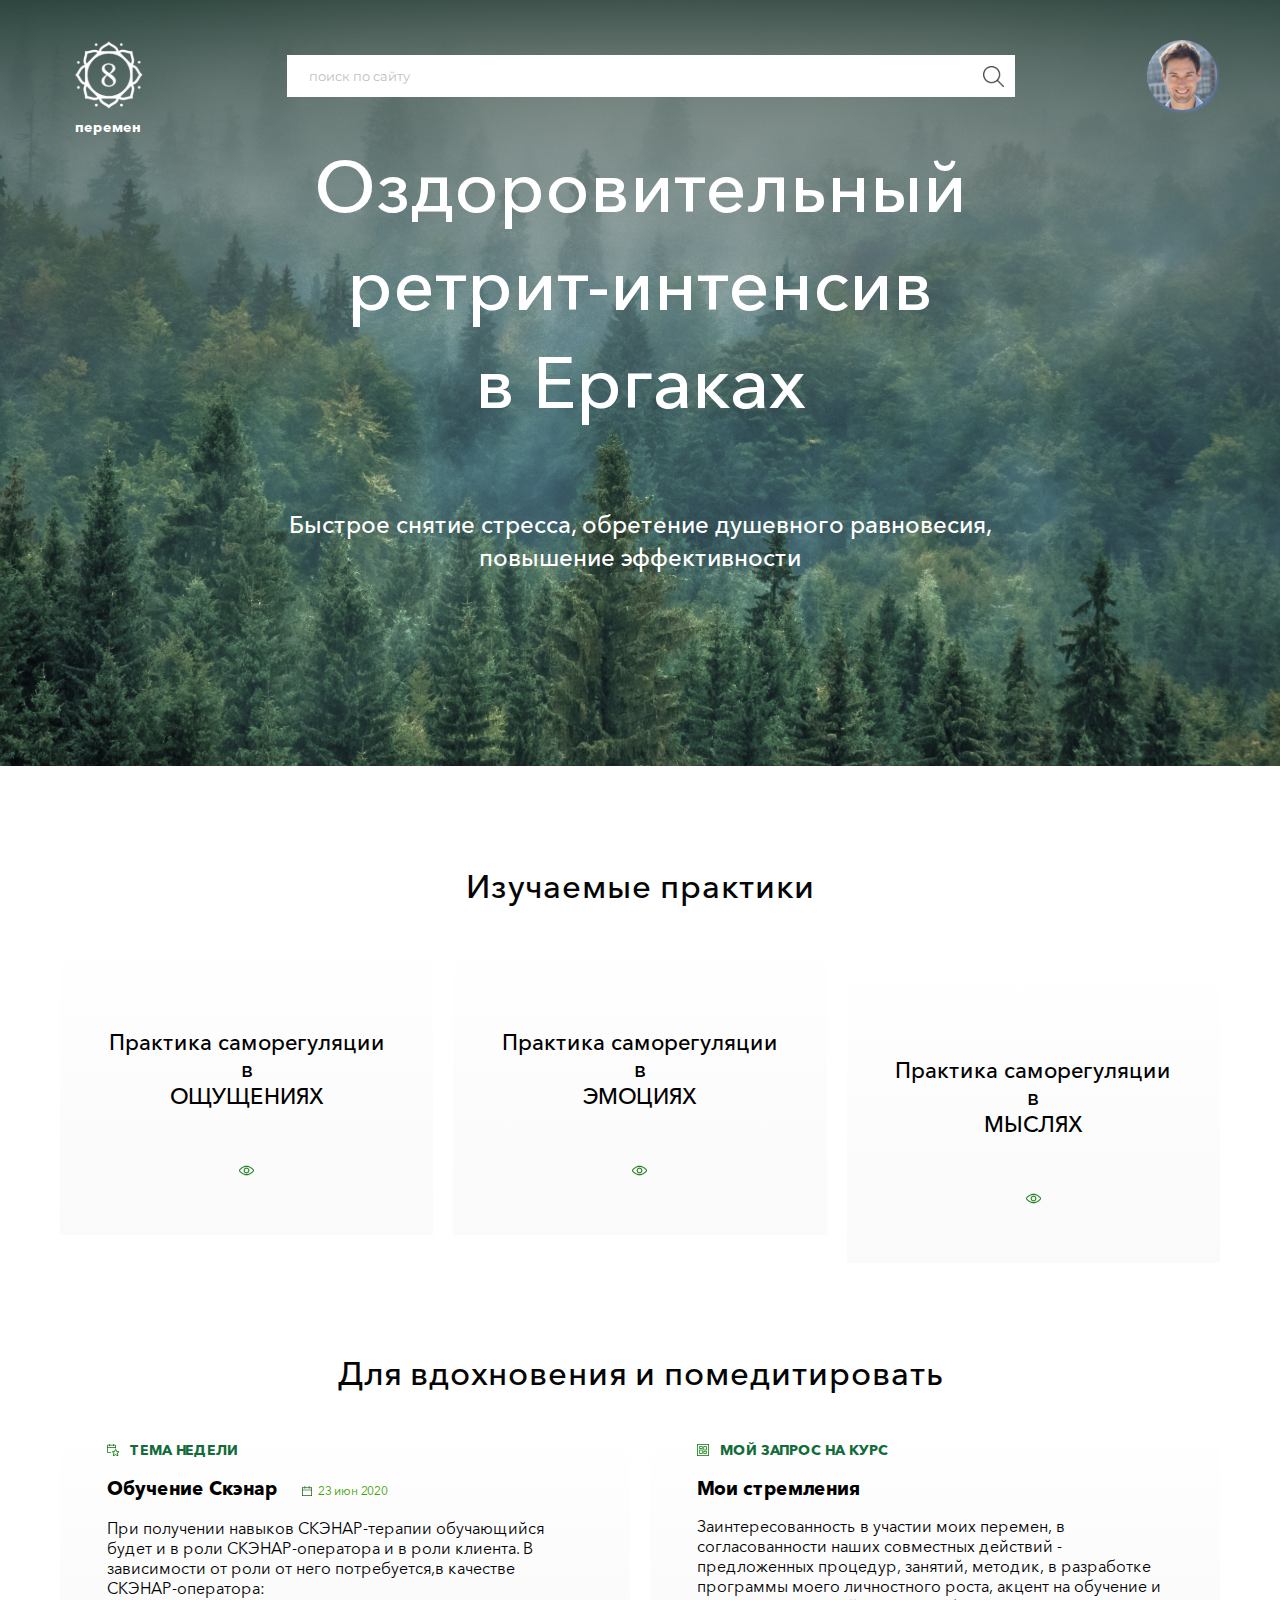
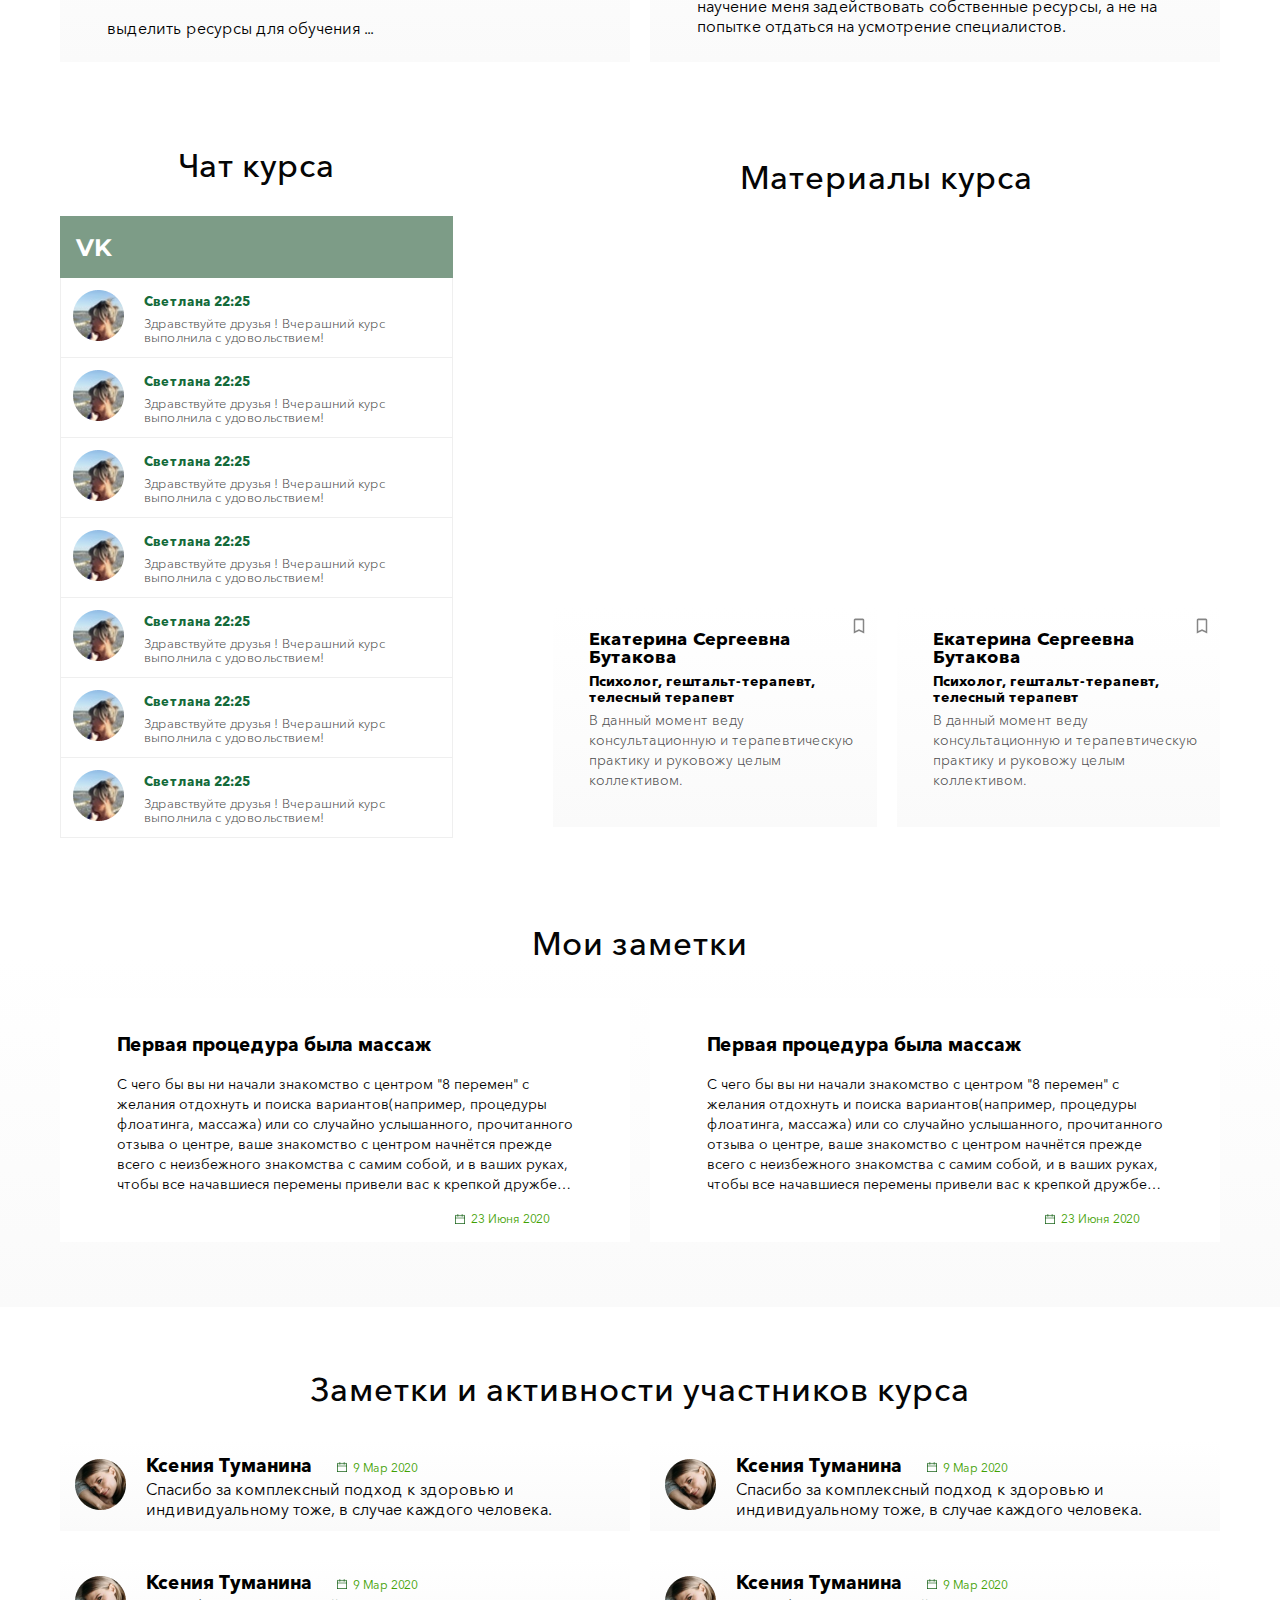
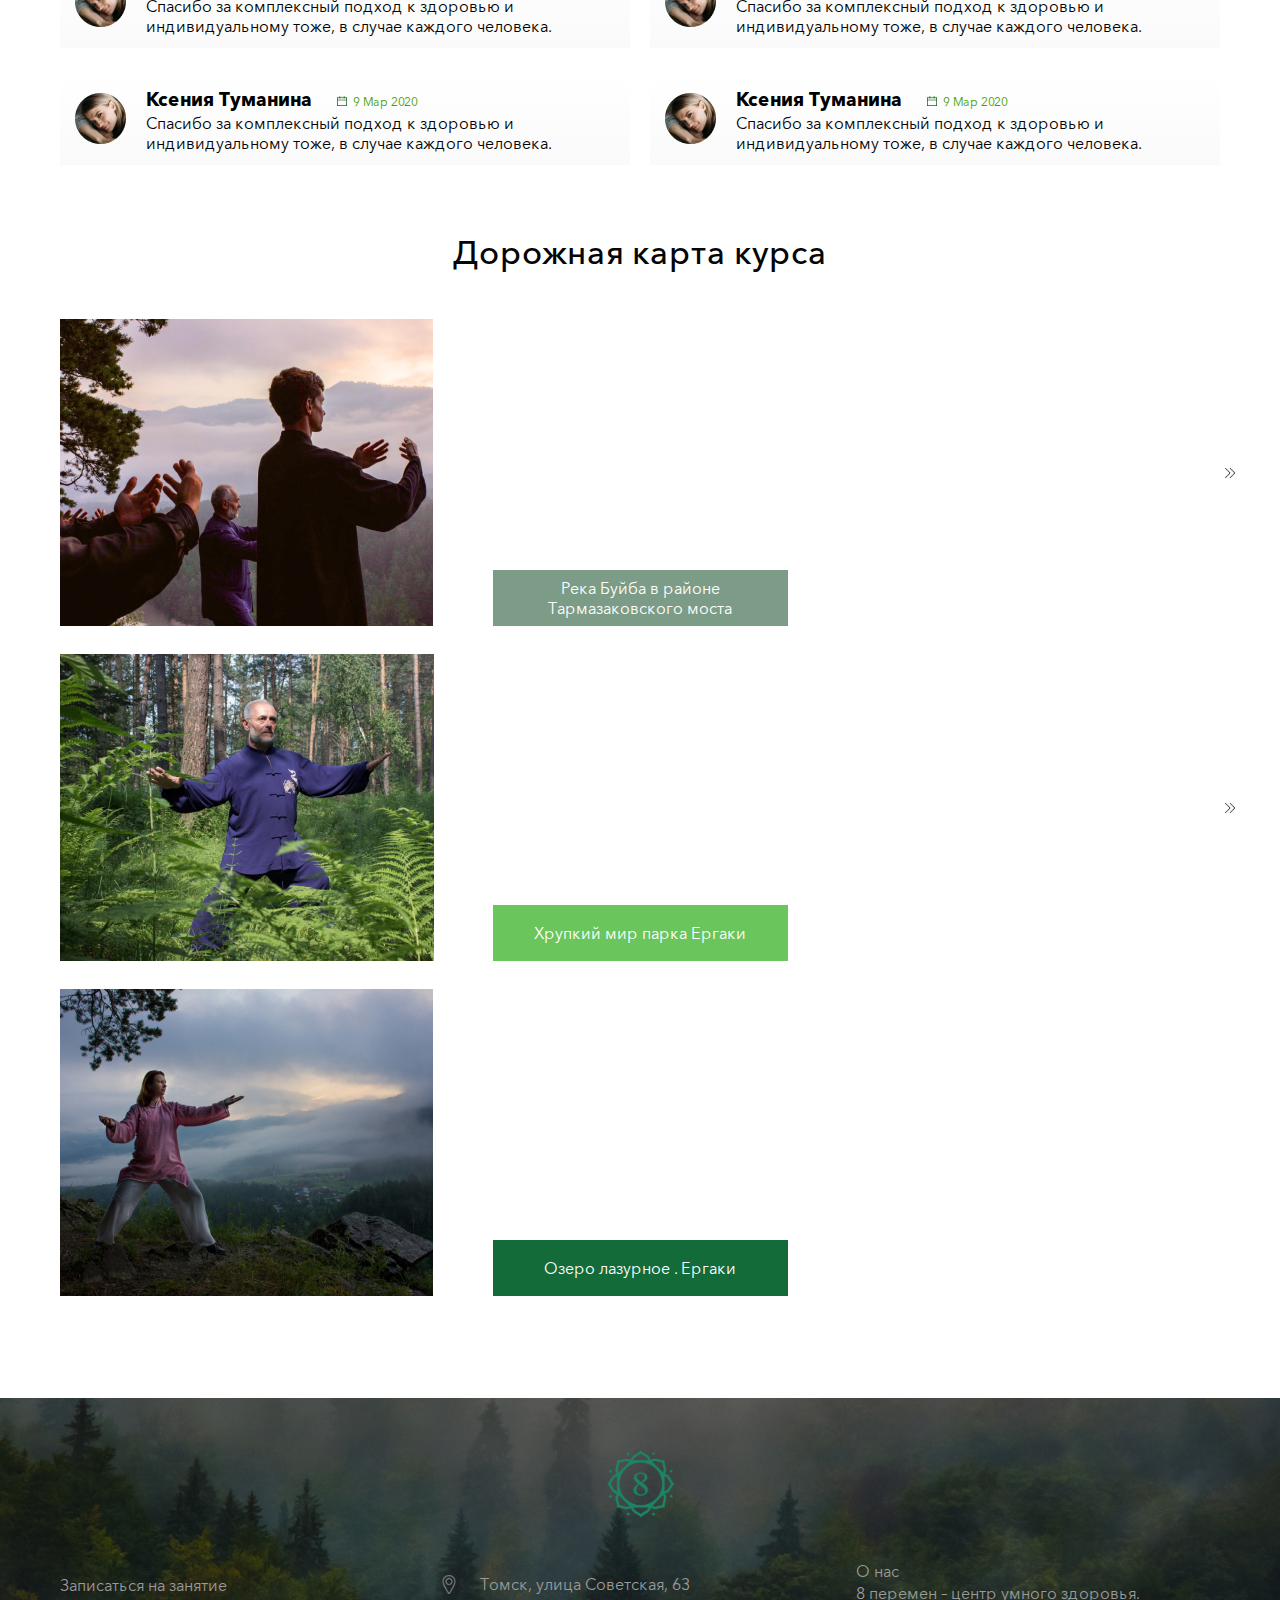
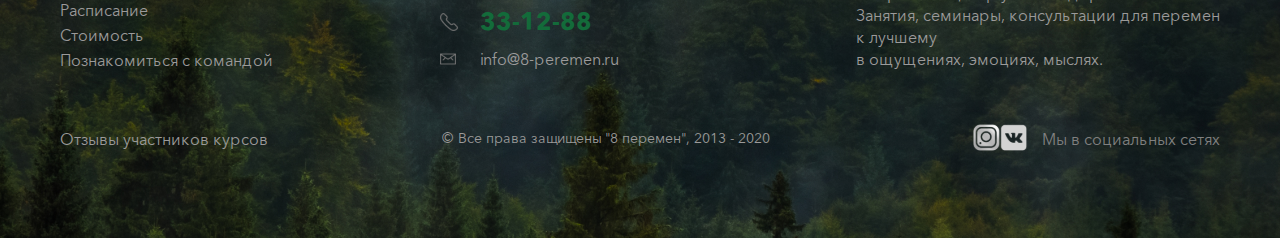
<file: index.html>
<!DOCTYPE html>
<html lang="en">
<head>
    <meta charset="UTF-8">
    <title>Title</title>

    <meta name="viewport" content="width=device-width, initial-scale=1, shrink-to-fit=no">

    <link rel="stylesheet" href="resources/fonts/stylesheet.css"/>
    <link rel="stylesheet" href="resources/styles/styles.css"/>
</head>
<body>

    <header class="header">
        <div class="container">
            <div class="header-topbar">
                <div class="header-topbar--logo">
                    <a href="#">
                        <img src="resources/img/logo-header.svg">
                        <p>перемен</p>
                    </a>
                </div>
                <div class="header-topbar--search">
                    <form>
                        <input type="text" placeholder="поиск по сайту" required/>
                        <input type="submit" value=""/>
                    </form>
                </div>
                <div class="header-top-bar--profile">
                    <a href="#">
                        <img src="resources/img/avatar.svg"/>
                    </a>
                </div>
            </div>

            <h1>Оздоровительный <br/>ретрит-интенсив <br/>
                в Ергаках</h1>

            <p class="header-description">Быстрое снятие стресса, обретение <br class="br-sm"/>душевного равновесия,<br class="br-lg"/> повышение <br class="br-sm"/>эффективности</p>
        </div>
    </header>

    <section class="practics">
        <div class="container">
            <h2>Изучаемые практики</h2>

            <ul class="practics-list">
                <li>
                    <a href="#">Практика саморегуляции <br/>в <br/>ОЩУЩЕНИЯХ</a>
                </li>
                <li>
                    <a href="#">Практика саморегуляции<br/> в <br/>ЭМОЦИЯХ</a>
                </li>
                <li>
                    <a href="#">Практика саморегуляции<br/> в <br/>МЫСЛЯХ</a>
                </li>
            </ul>
        </div>
    </section>

    <section class="inspiration">
        <div class="container">
            <h2>Для вдохновения и помедитировать</h2>

            <ul class="inspiration-list">
                <li class="inspiration-list--item">
                    <span class="inspiration-list--item---type inspiration-list--item---type__week">Тема недели</span>
                    <h3>Обучение Скэнар <span class="date-info">23 июн 2020</span></h3>

                    <p>При получении навыков СКЭНАР-терапии обучающийся будет и в роли СКЭНАР-оператора и в роли клиента. В зависимости от роли от него потребуется,в качестве СКЭНАР-оператора: </br></br>выделить ресурсы для обучения ...</p>
                </li>

                <li class="inspiration-list--item">
                    <span class="inspiration-list--item---type inspiration-list--item---type__request">мой запрос на курс</span>
                    <h3>Мои стремления</h3>

                    <p>Заинтересованность в участии моих перемен, в согласованности наших совместных действий - предложенных процедур, занятий, методик, в разработке программы моего личностного роста, акцент на обучение и научение меня задействовать собственные ресурсы, а не на попытке отдаться на усмотрение специалистов.</p>
                </li>
            </ul>
        </div>
    </section>

    <div class="container chat-video">
        <section class="chat">
            <h2>Чат курса</h2>

            <div class="chat-container">
                <p>VK</p>

                <ul class="chat-container--list">
                    <li>
                        <div class="chat-container--list---avatar">
                            <img src="resources/img/chat-avatar.png"/>
                        </div>
                        <div class="chat-container--list---content">
                            <h3>Светлана <span>22:25</span></h3>
                            <p>Здравствуйте друзья ! Вчерашний курс
                                выполнила с удовольствием!</p>
                        </div>
                    </li>
                    <li>
                        <div class="chat-container--list---avatar">
                            <img src="resources/img/chat-avatar.png"/>
                        </div>
                        <div class="chat-container--list---content">
                            <h3>Светлана <span>22:25</span></h3>
                            <p>Здравствуйте друзья ! Вчерашний курс
                                выполнила с удовольствием!</p>
                        </div>
                    </li>
                    <li>
                        <div class="chat-container--list---avatar">
                            <img src="resources/img/chat-avatar.png"/>
                        </div>
                        <div class="chat-container--list---content">
                            <h3>Светлана <span>22:25</span></h3>
                            <p>Здравствуйте друзья ! Вчерашний курс
                                выполнила с удовольствием!</p>
                        </div>
                    </li>

                    <li>
                        <div class="chat-container--list---avatar">
                            <img src="resources/img/chat-avatar.png"/>
                        </div>
                        <div class="chat-container--list---content">
                            <h3>Светлана <span>22:25</span></h3>
                            <p>Здравствуйте друзья ! Вчерашний курс
                                выполнила с удовольствием!</p>
                        </div>
                    </li>

                    <li>
                        <div class="chat-container--list---avatar">
                            <img src="resources/img/chat-avatar.png"/>
                        </div>
                        <div class="chat-container--list---content">
                            <h3>Светлана <span>22:25</span></h3>
                            <p>Здравствуйте друзья ! Вчерашний курс
                                выполнила с удовольствием!</p>
                        </div>
                    </li>

                    <li>
                        <div class="chat-container--list---avatar">
                            <img src="resources/img/chat-avatar.png"/>
                        </div>
                        <div class="chat-container--list---content">
                            <h3>Светлана <span>22:25</span></h3>
                            <p>Здравствуйте друзья ! Вчерашний курс
                                выполнила с удовольствием!</p>
                        </div>
                    </li>
                    <li>
                        <div class="chat-container--list---avatar">
                            <img src="resources/img/chat-avatar.png"/>
                        </div>
                        <div class="chat-container--list---content">
                            <h3>Светлана <span>22:25</span></h3>
                            <p>Здравствуйте друзья ! Вчерашний курс
                                выполнила с удовольствием!</p>
                        </div>
                    </li>
                </ul>
        </div>
    </section>
        <section class="video">
            <h2>Материалы курса</h2>

            <div class="video-youtube">
                <iframe width="100%" height="377" src="https://www.youtube.com/embed/tvTRZJ-4EyI?controls=0" frameborder="0" allow="accelerometer; autoplay; clipboard-write; encrypted-media; gyroscope; picture-in-picture" allowfullscreen></iframe>
            </div>

            <ul class="video-list">
                <li class="video-list--item">
                    <a href="#" class="bookmark"></a>

                    <h3>Екатерина Сергеевна
                        Бутакова</h3>

                    <span>Психолог, гештальт-терапевт, телесный терапевт</span>

                    <p>В данный момент веду консультационную и терапевтическую практику и руковожу целым коллективом. </p>
                </li>

                <li class="video-list--item">
                    <a href="#" class="bookmark"></a>

                    <h3>Екатерина Сергеевна
                        Бутакова</h3>

                    <span>Психолог, гештальт-терапевт, телесный терапевт</span>

                    <p>В данный момент веду консультационную и терапевтическую практику и руковожу целым коллективом. </p>
                </li>
            </ul>
        </section>
    </div>

    <section class="notes">

            <h2>Мои заметки</h2>

            <div class="notes-inner">
                <div class="container">
                <ul class="notes-inner--list">
                   <li>
                       <h3>Первая процедура была массаж</h3>

                       <p>С чего бы вы ни начали знакомство с центром "8 перемен" с желания отдохнуть и поиска вариантов(например, процедуры флоатинга, массажа) или со случайно услышанного, прочитанного отзыва о центре, ваше знакомство с центром начнётся прежде всего с неизбежного  знакомства с самим собой, и в   ваших   руках, чтобы все   начавшиеся перемены привели вас к крепкой дружбе…</p>

                       <span class="date-info">23 Июня 2020</span>
                   </li>

                    <li>
                        <h3>Первая процедура была массаж</h3>

                        <p>С чего бы вы ни начали знакомство с центром "8 перемен" с желания отдохнуть и поиска вариантов(например, процедуры флоатинга, массажа) или со случайно услышанного, прочитанного отзыва о центре, ваше знакомство с центром начнётся прежде всего с неизбежного  знакомства с самим собой, и в   ваших   руках, чтобы все   начавшиеся перемены привели вас к крепкой дружбе…</p>

                        <span class="date-info">23 Июня 2020</span>
                    </li>
                </ul>
                </div>
            </div>

    </section>

    <section class="activity">
        <div class="container">
            <h2>Заметки и активности участников курса</h2>

            <ul class="activity-list">
                <li class="activity-list--item">
                    <div class="activity-list--item---avatar">
                        <img src="resources/img/activity-avatar.png"/>
                    </div>
                    <div class="activity-list--item---content">
                        <h3>Ксения Туманина  <span class="date-info">9 Мар 2020</span></h3>
                        <p>Спасибо за комплексный подход к здоровью и индивидуальному тоже, в случае каждого человека. </p>
                    </div>
                </li>

                <li class="activity-list--item">
                    <div class="activity-list--item---avatar">
                        <img src="resources/img/activity-avatar.png"/>
                    </div>
                    <div class="activity-list--item---content">
                        <h3>Ксения Туманина  <span class="date-info">9 Мар 2020</span></h3>
                        <p>Спасибо за комплексный подход к здоровью и индивидуальному тоже, в случае каждого человека. </p>
                    </div>
                </li>

                <li class="activity-list--item">
                    <div class="activity-list--item---avatar">
                        <img src="resources/img/activity-avatar.png"/>
                    </div>
                    <div class="activity-list--item---content">
                        <h3>Ксения Туманина  <span class="date-info">9 Мар 2020</span></h3>
                        <p>Спасибо за комплексный подход к здоровью и индивидуальному тоже, в случае каждого человека. </p>
                    </div>
                </li>

                <li class="activity-list--item">
                    <div class="activity-list--item---avatar">
                        <img src="resources/img/activity-avatar.png"/>
                    </div>
                    <div class="activity-list--item---content">
                        <h3>Ксения Туманина  <span class="date-info">9 Мар 2020</span></h3>
                        <p>Спасибо за комплексный подход к здоровью и индивидуальному тоже, в случае каждого человека. </p>
                    </div>
                </li>

                <li class="activity-list--item">
                    <div class="activity-list--item---avatar">
                        <img src="resources/img/activity-avatar.png"/>
                    </div>
                    <div class="activity-list--item---content">
                        <h3>Ксения Туманина  <span class="date-info">9 Мар 2020</span></h3>
                        <p>Спасибо за комплексный подход к здоровью и индивидуальному тоже, в случае каждого человека. </p>
                    </div>
                </li>

                <li class="activity-list--item">
                    <div class="activity-list--item---avatar">
                        <img src="resources/img/activity-avatar.png"/>
                    </div>
                    <div class="activity-list--item---content">
                        <h3>Ксения Туманина  <span class="date-info">9 Мар 2020</span></h3>
                        <p>Спасибо за комплексный подход к здоровью и индивидуальному тоже, в случае каждого человека. </p>
                    </div>
                </li>

            </ul>
        </div>
    </section>

    <section class="roadmap">
        <div class="container">
            <h2>Дорожная карта курса</h2>

            <ul class="roadmap-list">
                <li>
                    <img src="resources/img/roadmap-buyba.jpg"/>
                    <p>Река Буйба в районе Тармазаковского моста</p>
                </li>
                <li>
                    <img src="resources/img/roadmap-ergaki.jpg"/>
                    <p>Хрупкий мир парка Ергаки</p>
                </li>
                <li>
                    <img src="resources/img/roadmap-lazurnoe.jpg"/>
                    <p>Озеро лазурное . Ергаки</p>
                </li>
            </ul>
        </div>
    </section>


    <footer class="footer">
        <div class="footer-logo">
            <div class="container">
                <img src="resources/img/logo-footer.svg"/>
            </div>
        </div>

        <div class="container">
            <div class="footer-centerbar">
                <ul class="footer-centerbar--links">
                    <li><a href="#">Записаться на занятие</a></li>
                    <li><a href="#">Расписание</a></li>
                    <li><a href="#">Стоимость</a></li>
                    <li><a href="#">Познакомиться с командой</a></li>
                </ul>

                <div class="footer-centerbar--about">
                    <p>О нас<br/>
                        8 перемен – центр умного здоровья.<br/> Занятия, семинары, консультации для перемен<br/> к лучшему <br/> в ощущениях, эмоциях, мыслях.</p>
                </div>

                <ul class="footer-centerbar--contacts">
                    <li class="footer-centerbar--contacts__place"><a href="#">Томск, улица Советская, 63</a></li>
                    <li class="footer-centerbar--contacts__phone"><a href="tel:331218">33-12-88</a></li>
                    <li class="footer-centerbar--contacts__email"><a href="mailto:info@8-peremen.ru">info@8-peremen.ru</a></li>
                </ul>
            </div>
        </div>

        <div class="container">
            <div class="footer-bottombar">
                <a href="#" class="footer-bottombar--reviews">Отзывы участников курсов</a>
                <p class="footer-bottombar--copy">© Все права защищены  "8 перемен",<br class="br-xs"/> 2013 - 2020</p>
                <div class="footer-bottombar--socials">
                    <img src="resources/img/icon-socials.svg" style="margin-right: 14px;" />

                    <p>Мы в социальных сетях</p>
                </div>
            </div>
        </div>


    </footer>

</body>
</html>
</file>
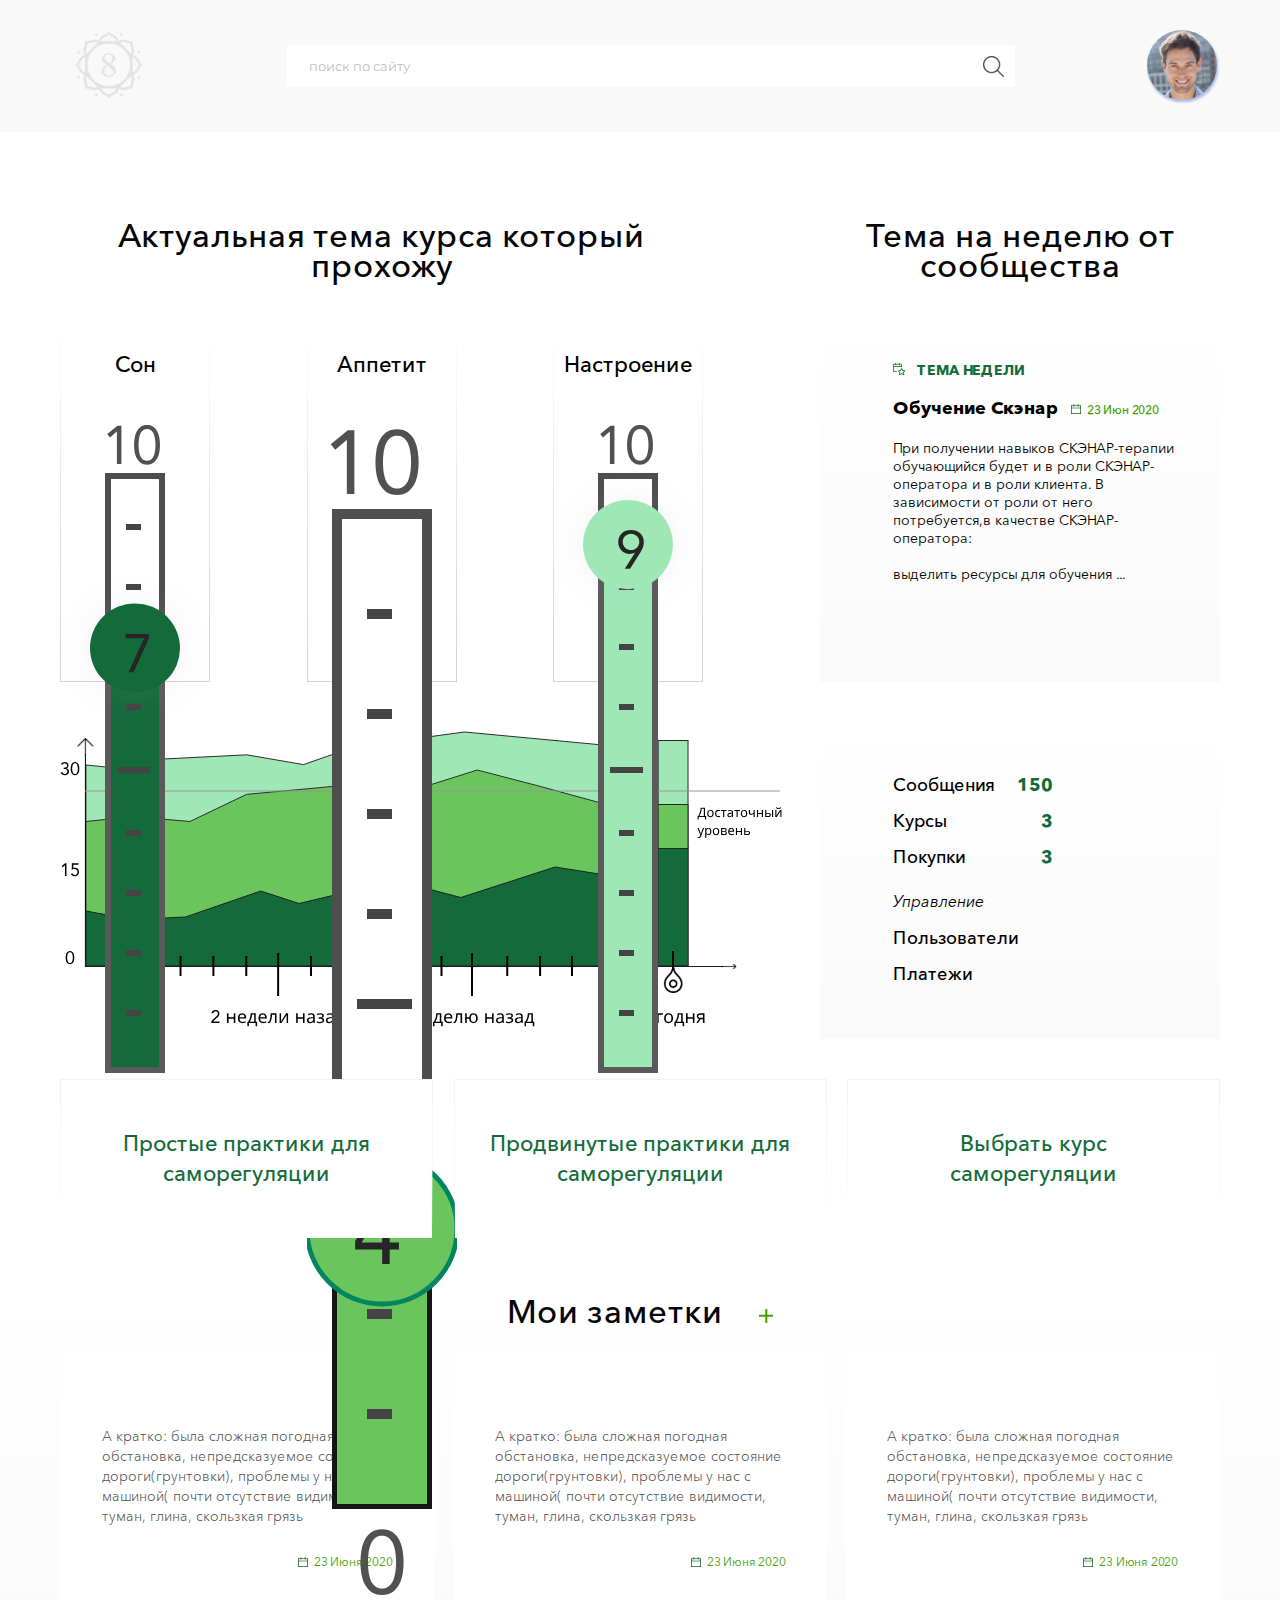
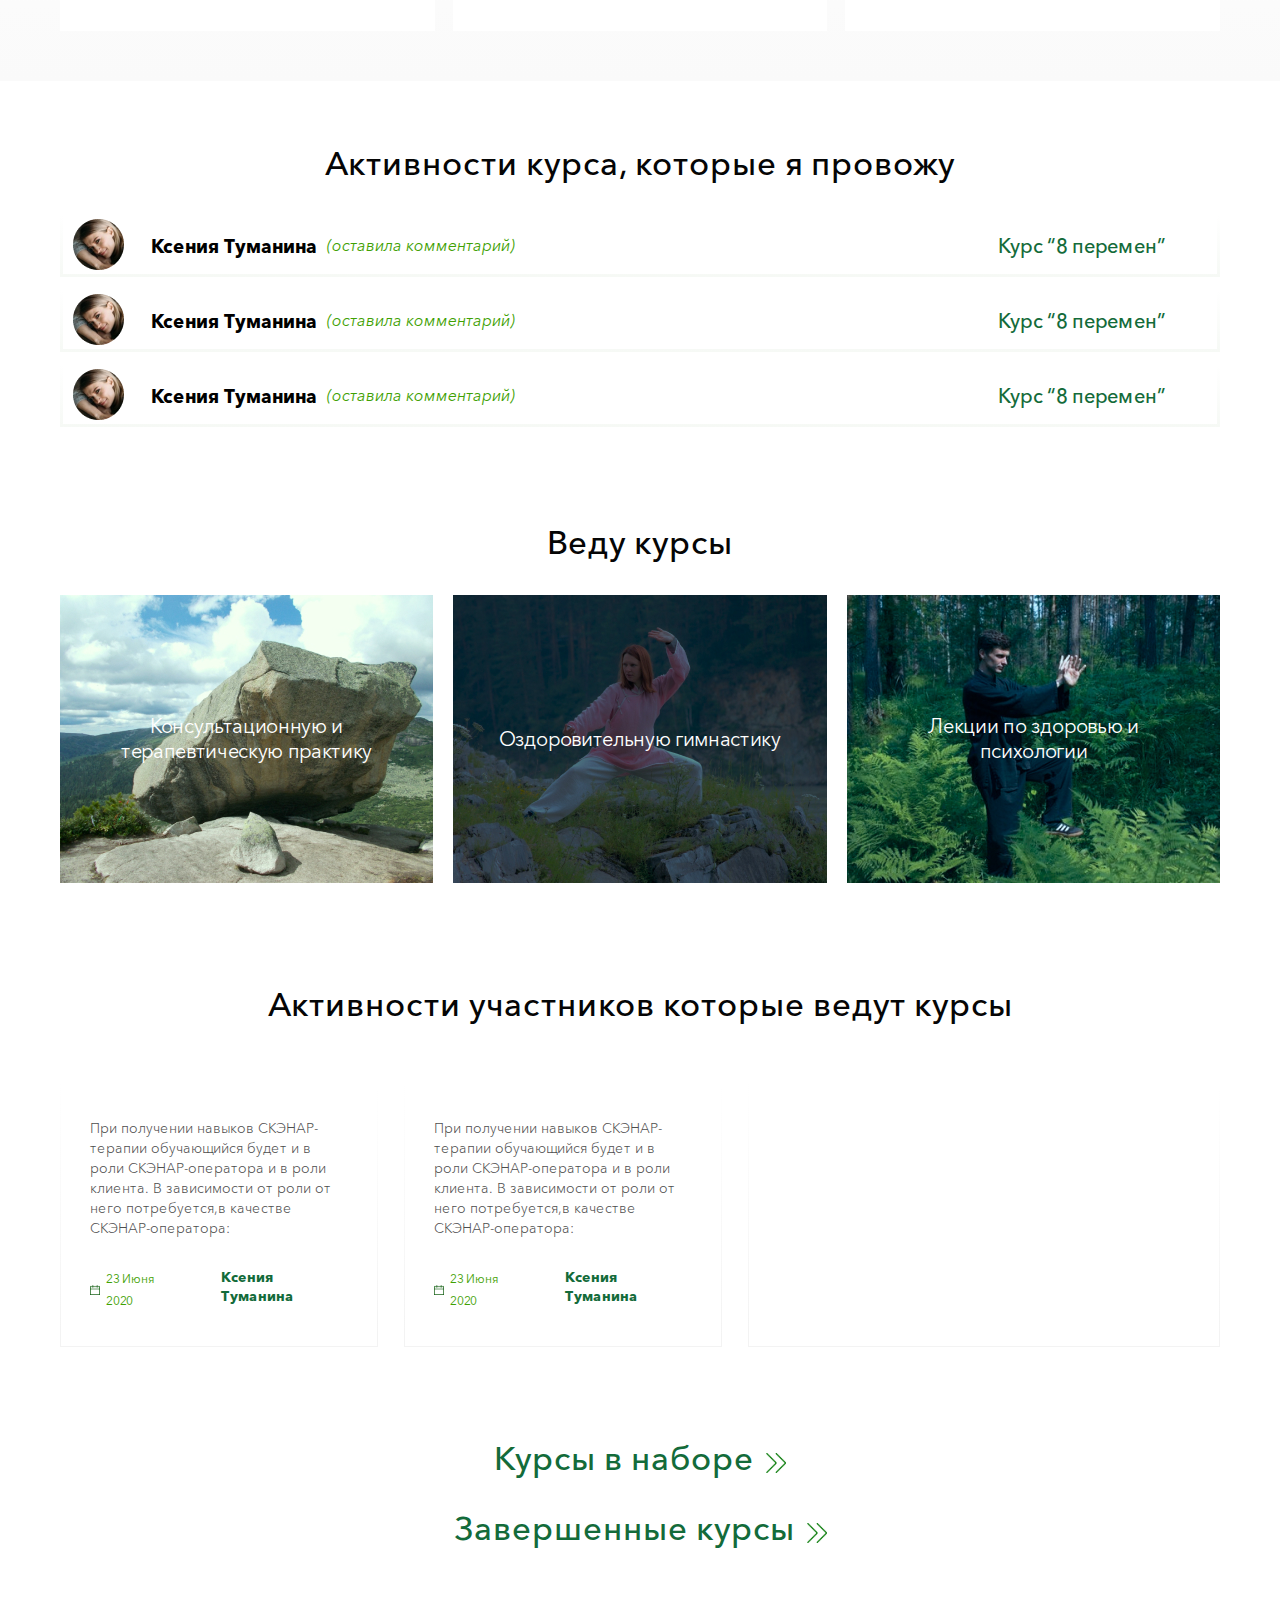
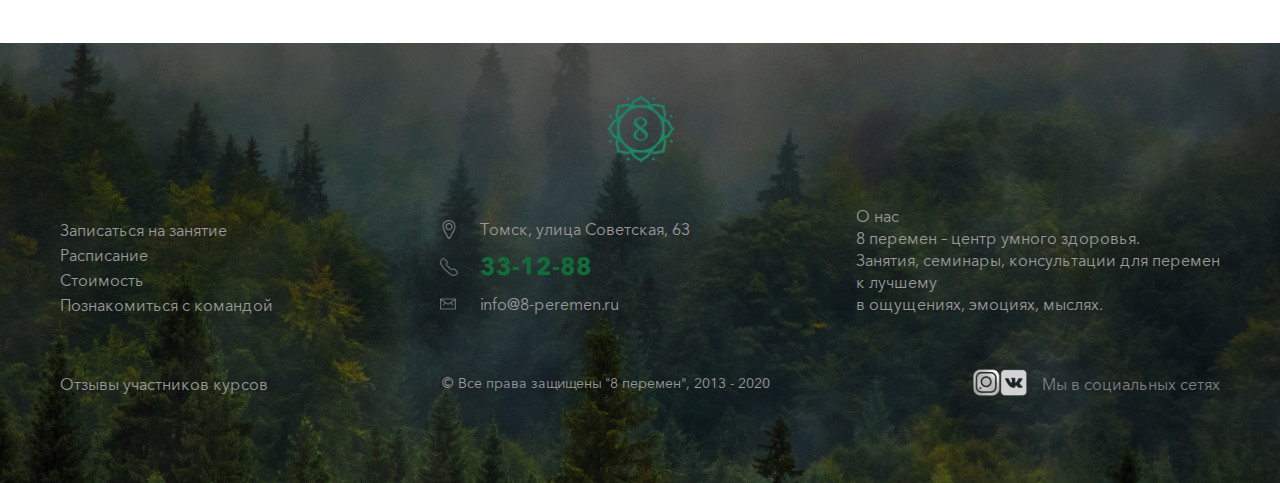
<file: course.html>
<!DOCTYPE html>
<html lang="en">
<head>
    <meta charset="UTF-8">
    <title>Title</title>

    <meta name="viewport" content="width=device-width, initial-scale=1, shrink-to-fit=no">

    <link rel="stylesheet" href="resources/fonts/stylesheet.css"/>
    <link rel="stylesheet" href="resources/styles/styles.css"/>
</head>
<body>

    <header class="header header-course">
        <div class="container">
            <div class="header-topbar">
                <div class="header-topbar--logo">
                    <a href="#">
                        <img src="resources/img/logo-lightheader.svg">
                    </a>
                </div>
                <div class="header-topbar--search">
                    <form>
                        <input type="text" placeholder="поиск по сайту" required/>
                        <input type="submit" value=""/>
                    </form>
                </div>
                <div class="header-top-bar--profile">
                    <a href="#">
                        <img src="resources/img/avatar.svg"/>
                    </a>
                </div>
            </div>
        </div>
    </header>
    <section class="actual-course__wrapper">
        <div class="container">
            <div class="actual-course-info">
                <div class="actual-course__box">
                    <h2>Актуальная тема курса который прохожу</h2>
                    <div class="actual-course-reactions">
                        <div class="actual-course-reaction">
                            <p>Сон</p>
                            <img src="resources/img/course-icon-sleep.svg" alt="">
                        </div>
                        <div class="actual-course-reaction">
                            <p>Аппетит</p>
                            <img src="resources/img/course-icon-appetite.svg" alt="">
                        </div>
                        <div class="actual-course-reaction">
                            <p>Настроение</p>
                            <img src="resources/img/course-icon-mood.svg" alt="">
                        </div>
                    </div>
                </div>
                <div class="actual-theme__box">
                    <h2>Тема на неделю от сообщества</h2>
                    <div class="actual-theme-item">
                        <p><img src="resources/img/icon-calendar-favorite.svg" alt="">Тема недели</p>
                        <p>Обучение Скэнар<span><img src="resources/img/icon-calendar.svg" alt="">23 Июн 2020</span></p>
                        <p>При получении навыков СКЭНАР-терапии обучающийся будет и в роли СКЭНАР-оператора и в роли клиента. В зависимости от роли от него потребуется,в качестве СКЭНАР-оператора: <br><br> выделить ресурсы для обучения ...</p>
                    </div>
                </div>
            </div>
            <div class="actual-course-info">
                <img src="resources/img/course-stats.svg" alt="">
                <div class="actual-course-stats">
                    <div>
                        <p>Сообщения<span>150</span></p>
                        <p>Курсы<span>3</span></p>
                        <p>Покупки<span>3</span></p>
                    </div>
                    <div>
                        <i>Управление</i>
                        <p>Пользователи</p>
                        <p>Платежи</p>
                    </div>
                </div>
            </div>
            <div class="actual-course-info">
                <div class="actual-course-item">Простые практики для саморегуляции</div>
                <div class="actual-course-item">Продвинутые практики для саморегуляции</div>
                <div class="actual-course-item">Выбрать курс саморегуляции</div>
            </div>
        </div>
    </section>
    <section class="notes notes-course__wrapper">

            <h2>Мои заметки <img src="resources/img/course-icon-plus.svg" alt=""></h2>

            <div class="notes-inner">
                <div class="container">
                <ul class="notes-inner--list">
                   <li>
                       <p>А кратко: была сложная погодная обстановка, непредсказуемое состояние дороги(грунтовки), проблемы у нас с машиной( почти отсутствие видимости, туман, глина, скользкая грязь</p>

                       <span class="date-info">23 Июня 2020</span>
                   </li>

                    <li>
                        <p>А кратко: была сложная погодная обстановка, непредсказуемое состояние дороги(грунтовки), проблемы у нас с машиной( почти отсутствие видимости, туман, глина, скользкая грязь</p>

                        <span class="date-info">23 Июня 2020</span>
                    </li>

                    <li>
                        <p>А кратко: была сложная погодная обстановка, непредсказуемое состояние дороги(грунтовки), проблемы у нас с машиной( почти отсутствие видимости, туман, глина, скользкая грязь</p>

                        <span class="date-info">23 Июня 2020</span>
                    </li>
                </ul>
                </div>
            </div>

    </section>

    <section class="activity activity-course__wrapper">
        <div class="container">
            <h2>Активности курса, которые я провожу</h2>

            <ul class="activity-list">
                <li class="activity-list--item">
                    <div class="activity-list--item---avatar">
                        <img src="resources/img/activity-avatar.png"/>
                    </div>
                    <div class="activity-list--item---content">
                        <h3>Ксения Туманина</h3>
                        <p>(оставила комментарий)</p>
                    </div>
                    <p class="activity-list--item---course">Курс “8 перемен”</p>
                </li>

                <li class="activity-list--item">
                    <div class="activity-list--item---avatar">
                        <img src="resources/img/activity-avatar.png"/>
                    </div>
                    <div class="activity-list--item---content">
                        <h3>Ксения Туманина</h3>
                        <p>(оставила комментарий)</p>
                    </div>
                    <p class="activity-list--item---course">Курс “8 перемен”</p>
                </li>

                <li class="activity-list--item">
                    <div class="activity-list--item---avatar">
                        <img src="resources/img/activity-avatar.png"/>
                    </div>
                    <div class="activity-list--item---content">
                        <h3>Ксения Туманина</h3>
                        <p>(оставила комментарий)</p>
                    </div>
                    <p class="activity-list--item---course">Курс “8 перемен”</p>
                </li>

            </ul>
        </div>
    </section>
    <section class="teaching-course__wrapper">
        <div class="container">
            <h2>Веду курсы</h2>
            <div class="teaching-course__box">
                <div class="teaching-course-item">
                    <img src="resources/img/course1.jpg" alt="">
                    <p>Консультационную и терапевтическую практику</p>
                </div>
                <div class="teaching-course-item">
                    <img src="resources/img/course2.jpg" alt="">
                    <p>Оздоровительную гимнастику</p>
                </div>
                <div class="teaching-course-item">
                    <img src="resources/img/course3.jpg" alt="">
                    <p>Лекции по здоровью и психологии</p>
                </div>
            </div>
        </div>
    </section>
    <section class="notes notes-course__wrapper notes-course--two">

            <h2>Активности участников которые ведут курсы</h2>

            <div class="notes-inner">
                <div class="container">
                <ul class="notes-inner--list">
                   <li>
                       <p>При получении навыков СКЭНАР-терапии обучающийся будет и в роли СКЭНАР-оператора и в роли клиента. В зависимости от роли от него потребуется,в качестве СКЭНАР-оператора:</p>
                        <div class="date-info__box">
                            <span class="date-info">23 Июня 2020</span>
                            <span class="author-info">Ксения Туманина</span>
                       </div>
                   </li>

                    <li>
                        <p>При получении навыков СКЭНАР-терапии обучающийся будет и в роли СКЭНАР-оператора и в роли клиента. В зависимости от роли от него потребуется,в качестве СКЭНАР-оператора:</p>

                        <div class="date-info__box">
                            <span class="date-info">23 Июня 2020</span>
                            <span class="author-info">Ксения Туманина</span>
                       </div>
                    </li>

                    <li>
                        <iframe width="560" height="315" src="https://www.youtube.com/embed/6aFxA699pRA" frameborder="0" allow="accelerometer; autoplay; clipboard-write; encrypted-media; gyroscope; picture-in-picture" allowfullscreen></iframe>
                    </li>
                </ul>
                </div>
            </div>
            <div class="notes-link">
                <a href="">Курсы в наборе <img src="resources/img/icon-arrow-right--green.svg" alt=""></a>
                <a href="">Завершенные курсы <img src="resources/img/icon-arrow-right--green.svg" alt=""></a>
            </div>

    </section>
    <footer class="footer footer-course">
        <div class="footer-logo">
            <div class="container">
                <img src="resources/img/logo-footer.svg"/>
            </div>
        </div>

        <div class="container">
            <div class="footer-centerbar">
                <ul class="footer-centerbar--links">
                    <li><a href="#">Записаться на занятие</a></li>
                    <li><a href="#">Расписание</a></li>
                    <li><a href="#">Стоимость</a></li>
                    <li><a href="#">Познакомиться с командой</a></li>
                </ul>

                <div class="footer-centerbar--about">
                    <p>О нас<br/>
                        8 перемен – центр умного здоровья.<br/> Занятия, семинары, консультации для перемен<br/> к лучшему <br/> в ощущениях, эмоциях, мыслях.</p>
                </div>

                <ul class="footer-centerbar--contacts">
                    <li class="footer-centerbar--contacts__place"><a href="#">Томск, улица Советская, 63</a></li>
                    <li class="footer-centerbar--contacts__phone"><a href="tel:331218">33-12-88</a></li>
                    <li class="footer-centerbar--contacts__email"><a href="mailto:info@8-peremen.ru">info@8-peremen.ru</a></li>
                </ul>
            </div>
        </div>

        <div class="container">
            <div class="footer-bottombar">
                <a href="#" class="footer-bottombar--reviews">Отзывы участников курсов</a>
                <p class="footer-bottombar--copy">© Все права защищены  "8 перемен",<br class="br-xs"/> 2013 - 2020</p>
                <div class="footer-bottombar--socials">
                    <img src="resources/img/icon-socials.svg" style="margin-right: 14px;" />

                    <p>Мы в социальных сетях</p>
                </div>
            </div>
        </div>


    </footer>

</body>
</html>
</file>
<file: resources/fonts/stylesheet.css>
@font-face {
    font-family: 'Avenir Next Cyr Ultra';
    src: url('AvenirNextCyr-UltraLightIt.eot');
    src: url('AvenirNextCyr-UltraLightIt.eot?#iefix') format('embedded-opentype'),
        url('AvenirNextCyr-UltraLightIt.woff2') format('woff2'),
        url('AvenirNextCyr-UltraLightIt.woff') format('woff'),
        url('AvenirNextCyr-UltraLightIt.svg#AvenirNextCyr-UltraLightIt') format('svg');
    font-weight: 200;
    font-style: italic;
    font-display: swap;
}

@font-face {
    font-family: 'Avenir Next Cyr';
    src: url('AvenirNextCyr-Medium.eot');
    src: url('AvenirNextCyr-Medium.eot?#iefix') format('embedded-opentype'),
        url('AvenirNextCyr-Medium.woff2') format('woff2'),
        url('AvenirNextCyr-Medium.woff') format('woff'),
        url('AvenirNextCyr-Medium.svg#AvenirNextCyr-Medium') format('svg');
    font-weight: 500;
    font-style: normal;
    font-display: swap;
}

@font-face {
    font-family: 'Avenir Next Cyr';
    src: url('AvenirNextCyr-Regular.eot');
    src: url('AvenirNextCyr-Regular.eot?#iefix') format('embedded-opentype'),
        url('AvenirNextCyr-Regular.woff2') format('woff2'),
        url('AvenirNextCyr-Regular.woff') format('woff'),
        url('AvenirNextCyr-Regular.svg#AvenirNextCyr-Regular') format('svg');
    font-weight: normal;
    font-style: normal;
    font-display: swap;
}

@font-face {
    font-family: 'Avenir Next Cyr';
    src: url('AvenirNextCyr-LightItalic.eot');
    src: url('AvenirNextCyr-LightItalic.eot?#iefix') format('embedded-opentype'),
        url('AvenirNextCyr-LightItalic.woff2') format('woff2'),
        url('AvenirNextCyr-LightItalic.woff') format('woff'),
        url('AvenirNextCyr-LightItalic.svg#AvenirNextCyr-LightItalic') format('svg');
    font-weight: 300;
    font-style: italic;
    font-display: swap;
}

@font-face {
    font-family: 'Avenir Next Cyr Ultra';
    src: url('AvenirNextCyr-UltraLight.eot');
    src: url('AvenirNextCyr-UltraLight.eot?#iefix') format('embedded-opentype'),
        url('AvenirNextCyr-UltraLight.woff2') format('woff2'),
        url('AvenirNextCyr-UltraLight.woff') format('woff'),
        url('AvenirNextCyr-UltraLight.svg#AvenirNextCyr-UltraLight') format('svg');
    font-weight: 200;
    font-style: normal;
    font-display: swap;
}

@font-face {
    font-family: 'Avenir Next Cyr';
    src: url('AvenirNextCyr-Light.eot');
    src: url('AvenirNextCyr-Light.eot?#iefix') format('embedded-opentype'),
        url('AvenirNextCyr-Light.woff2') format('woff2'),
        url('AvenirNextCyr-Light.woff') format('woff'),
        url('AvenirNextCyr-Light.svg#AvenirNextCyr-Light') format('svg');
    font-weight: 300;
    font-style: normal;
    font-display: swap;
}

@font-face {
    font-family: 'Avenir Next Cyr';
    src: url('AvenirNextCyr-Heavy.eot');
    src: url('AvenirNextCyr-Heavy.eot?#iefix') format('embedded-opentype'),
        url('AvenirNextCyr-Heavy.woff2') format('woff2'),
        url('AvenirNextCyr-Heavy.woff') format('woff'),
        url('AvenirNextCyr-Heavy.svg#AvenirNextCyr-Heavy') format('svg');
    font-weight: 900;
    font-style: normal;
    font-display: swap;
}

@font-face {
    font-family: 'Avenir Next Cyr';
    src: url('AvenirNextCyr-Demi.eot');
    src: url('AvenirNextCyr-Demi.eot?#iefix') format('embedded-opentype'),
        url('AvenirNextCyr-Demi.woff2') format('woff2'),
        url('AvenirNextCyr-Demi.woff') format('woff'),
        url('AvenirNextCyr-Demi.svg#AvenirNextCyr-Demi') format('svg');
    font-weight: bold;
    font-style: normal;
    font-display: swap;
}

@font-face {
    font-family: 'Avenir Next Cyr';
    src: url('AvenirNextCyr-Bold.eot');
    src: url('AvenirNextCyr-Bold.eot?#iefix') format('embedded-opentype'),
        url('AvenirNextCyr-Bold.woff2') format('woff2'),
        url('AvenirNextCyr-Bold.woff') format('woff'),
        url('AvenirNextCyr-Bold.svg#AvenirNextCyr-Bold') format('svg');
    font-weight: bold;
    font-style: normal;
    font-display: swap;
}

@font-face {
    font-family: 'Avenir Next Cyr';
    src: url('AvenirNextCyr-DemiItalic.eot');
    src: url('AvenirNextCyr-DemiItalic.eot?#iefix') format('embedded-opentype'),
        url('AvenirNextCyr-DemiItalic.woff2') format('woff2'),
        url('AvenirNextCyr-DemiItalic.woff') format('woff'),
        url('AvenirNextCyr-DemiItalic.svg#AvenirNextCyr-DemiItalic') format('svg');
    font-weight: bold;
    font-style: italic;
    font-display: swap;
}

@font-face {
    font-family: 'Avenir Next Cyr';
    src: url('AvenirNextCyr-HeavyItalic.eot');
    src: url('AvenirNextCyr-HeavyItalic.eot?#iefix') format('embedded-opentype'),
        url('AvenirNextCyr-HeavyItalic.woff2') format('woff2'),
        url('AvenirNextCyr-HeavyItalic.woff') format('woff'),
        url('AvenirNextCyr-HeavyItalic.svg#AvenirNextCyr-HeavyItalic') format('svg');
    font-weight: 900;
    font-style: italic;
    font-display: swap;
}

@font-face {
    font-family: 'Avenir Next Cyr';
    src: url('AvenirNextCyr-Italic.eot');
    src: url('AvenirNextCyr-Italic.eot?#iefix') format('embedded-opentype'),
        url('AvenirNextCyr-Italic.woff2') format('woff2'),
        url('AvenirNextCyr-Italic.woff') format('woff'),
        url('AvenirNextCyr-Italic.svg#AvenirNextCyr-Italic') format('svg');
    font-weight: normal;
    font-style: italic;
    font-display: swap;
}

@font-face {
    font-family: 'Avenir Next Cyr';
    src: url('AvenirNextCyr-BoldItalic.eot');
    src: url('AvenirNextCyr-BoldItalic.eot?#iefix') format('embedded-opentype'),
        url('AvenirNextCyr-BoldItalic.woff2') format('woff2'),
        url('AvenirNextCyr-BoldItalic.woff') format('woff'),
        url('AvenirNextCyr-BoldItalic.svg#AvenirNextCyr-BoldItalic') format('svg');
    font-weight: bold;
    font-style: italic;
    font-display: swap;
}

@font-face {
    font-family: 'Avenir Next Cyr';
    src: url('AvenirNextCyr-ThinItalic.eot');
    src: url('AvenirNextCyr-ThinItalic.eot?#iefix') format('embedded-opentype'),
        url('AvenirNextCyr-ThinItalic.woff2') format('woff2'),
        url('AvenirNextCyr-ThinItalic.woff') format('woff'),
        url('AvenirNextCyr-ThinItalic.svg#AvenirNextCyr-ThinItalic') format('svg');
    font-weight: 100;
    font-style: italic;
    font-display: swap;
}

@font-face {
    font-family: 'Avenir Next Cyr';
    src: url('AvenirNextCyr-MediumItalic.eot');
    src: url('AvenirNextCyr-MediumItalic.eot?#iefix') format('embedded-opentype'),
        url('AvenirNextCyr-MediumItalic.woff2') format('woff2'),
        url('AvenirNextCyr-MediumItalic.woff') format('woff'),
        url('AvenirNextCyr-MediumItalic.svg#AvenirNextCyr-MediumItalic') format('svg');
    font-weight: 500;
    font-style: italic;
    font-display: swap;
}

@font-face {
    font-family: 'Avenir Next Cyr';
    src: url('AvenirNextCyr-Thin.eot');
    src: url('AvenirNextCyr-Thin.eot?#iefix') format('embedded-opentype'),
        url('AvenirNextCyr-Thin.woff2') format('woff2'),
        url('AvenirNextCyr-Thin.woff') format('woff'),
        url('AvenirNextCyr-Thin.svg#AvenirNextCyr-Thin') format('svg');
    font-weight: 100;
    font-style: normal;
    font-display: swap;
}
</file>
<file: resources/styles/styles.css>
@import url("https://fonts.googleapis.com/css2?family=Montserrat&display=swap");
@font-face{
  font-family: 'Avenir Next Cyr Bold';
  src: url('../fonts/AvenirNextCyr-Bold.woff');
}
@font-face{
  font-family: 'Avenir Next Cyr Italic';
  src: url('../fonts/AvenirNextCyr-Italic.woff');
}
@font-face{
  font-family: 'Avenir Next Cyr';
  src: url('../fonts/AvenirNextCyr-Regular.woff');
}
@media (min-width: 0) {
  .container {
    padding-left: 20px;
    padding-right: 20px;
  }
}
@media (min-width: 576px) {
  .container {
    max-width: 579px;
    margin: auto;
    padding: 0;
  }
}
@media (min-width: 992px) {
  .container {
    max-width: 1160px;
    margin: auto;
    padding: 0;
  }
}
html,
body {
  margin: 0;
  padding: 0;
  font-family: "Avenir Next Cyr";
}

h1 {
  font-weight: 500;
  font-style: normal;
  color: #fff;
  line-height: 98px;
  font-size: 72px;
}
@media (min-width: 0) {
  h1 {
    font-size: 27px;
    line-height: 33px;
    margin-top: 50px;
  }
}
@media (min-width: 576px) {
  h1 {
    font-size: 40px;
    line-height: 55px;
    margin-top: 0;
  }
}
@media (min-width: 992px) {
  h1 {
    line-height: 98px;
    font-size: 72px;
  }
}

h2 {
  font-size: 33px;
  font-weight: 500;
  font-style: normal;
  color: #050505;
  line-height: 30px;
}
@media (min-width: 576px) {
  h2 {
    font-size: 26px;
    line-height: 30px;
  }
}
@media (min-width: 992px) {
  h2 {
    line-height: 30px;
    font-size: 33px;
  }
}

.date-info {
  padding-left: 16px;
  font-size: 12px;
  line-height: 22px;
  letter-spacing: -0.017em;
  font-weight: 400;
  position: relative;
  color: #3FA103;
}
.date-info:before {
  content: "";
  position: absolute;
  left: 0;
  top: 0;
  bottom: 0;
  margin: auto;
  background: url("../img/icon-calendar.svg");
  width: 10px;
  height: 10px;
}

.chat-video {
  display: flex;
  justify-content: space-between;
  align-items: flex-start;
  padding-top: 88px;
  box-sizing: border-box;
}
@media (min-width: 0) {
  .chat-video {
    flex-direction: column;
    align-items: center;
    padding-top: 0px;
  }
}
@media (min-width: 576px) {
  .chat-video {
    flex-direction: column;
    align-items: center;
    padding-top: 0px;
  }
}
@media (min-width: 992px) {
  .chat-video {
    flex-direction: row;
    padding-top: 88px;
  }
}

@media (min-width: 0) {
  .br-xs {
    display: block;
  }
}
@media (min-width: 576px) {
  .br-xs {
    display: none;
  }
}

.br-sm {
  display: none;
}
@media (min-width: 576px) {
  .br-sm {
    display: block;
  }
}
@media (min-width: 992px) {
  .br-sm {
    display: none;
  }
}

.br-lg {
  display: none;
}
@media (min-width: 992px) {
  .br-lg {
    display: block;
  }
}

.header {
  height: 766px;
  background: url("../img/header-bg.jpg") center center no-repeat;
  background-size: cover;
  position: relative;
  text-align: center;
}
.header.header-course{
  height: 132px;
  background: #F9F9F9;
}
.header.header-course::before{
  background: transparent;
}
.header-course .header-topbar{
  padding: 30px 0px;
}
@media (min-width: 0) {
  .header {
    height: 489px;
  }
}
@media (min-width: 576px) {
  .header {
    height: 489px;
  }
}
@media (min-width: 992px) {
  .header {
    height: 766px;
  }
}
.header:before {
  content: "";
  position: absolute;
  left: 0;
  right: 0;
  bottom: 0;
  top: 0;
  margin: auto;
  width: 100%;
  height: 100%;
  background: url("../img/header-bg-gradient.png") center center no-repeat;
  background-size: cover;
}
.header-description {
  font-size: 24px;
  line-height: 33px;
  color: #fff;
  font-weight: 500;
  margin: 77px 0 0;
}
@media (min-width: 0) {
  .header-description {
    font-size: 20px;
    line-height: 24px;
    margin-top: 25px;
    font-weight: 400;
  }
}
@media (min-width: 576px) {
  .header-description {
    font-size: 20px;
    line-height: 30px;
    margin-top: 25px;
    font-weight: 400;
  }
}
@media (min-width: 992px) {
  .header-description {
    font-size: 24px;
    line-height: 33px;
    margin-top: 77px;
    font-weight: 500;
  }
}
.header .container {
  position: relative;
}
.header-topbar {
  padding-top: 40px;
  display: flex;
  justify-content: space-between;
  align-items: flex-start;
}
.header-topbar--logo {
  display: flex;
  flex-direction: column;
  align-items: center;
}
.header-topbar--logo a {
  text-decoration: none;
}
.header-topbar--logo p {
  font-weight: 600;
  font-size: 14px;
  line-height: 19px;
  color: #FFFFFF;
  margin: 0;
}
.header-topbar--search form {
  position: relative;
  margin-top: 15px;
}
@media (min-width: 0) {
  .header-topbar--search form {
    display: none;
  }
}
@media (min-width: 576px) {
  .header-topbar--search form {
    display: block;
  }
}
.header-topbar--search form input[type=text] {
  width: 728px;
  height: 42px;
  border: none;
  box-sizing: border-box;
  padding: 13px 40px 13px 22px;
  outline: none;
  font-family: "Montserrat", sans-serif;
  font-size: 13px;
  line-height: 16px;
}
.header-topbar--search form input[type=text]::placeholder {
  color: #BFBFBF;
}
@media (min-width: 576px) {
  .header-topbar--search form input[type=text] {
    width: 380px;
  }
}
@media (min-width: 992px) {
  .header-topbar--search form input[type=text] {
    width: 728px;
  }
}
.header-topbar--search form input[type=submit] {
  border: none;
  background-image: url("../img/icon-search.svg");
  width: 21px;
  height: 21px;
  position: absolute;
  top: 0;
  bottom: 0;
  margin: auto;
  right: 11px;
}

.practics {
  margin-top: 105px;
}
@media (min-width: 576px) {
  .practics {
    margin-top: 70px;
  }
}
@media (min-width: 992px) {
  .practics {
    margin-top: 105px;
  }
}
.practics h2 {
  text-align: center;
  margin: 0 0 25px;
}
.practics-list {
  list-style: none;
  padding: 0;
  margin: 0;
  display: flex;
  justify-content: space-between;
  flex-wrap: wrap;
}
@media (min-width: 576px) {
  .practics-list {
    justify-content: center;
  }
}
@media (min-width: 992px) {
  .practics-list {
    justify-content: space-between;
  }
}
.practics-list li {
  width: calc((100% / 3) - (40px / 3));
  background: linear-gradient(0deg, #FAFAFA 0%, rgba(255, 255, 255, 0.97) 100%);
  height: 309px;
  font-size: 22px;
  text-align: center;
  padding-top: 103px;
  font-weight: 500;
  box-sizing: border-box;
}
@media (min-width: 0) {
  .practics-list li {
    height: 215px;
    width: 100%;
    padding: 56px 15px 0;
    margin-bottom: 30px;
  }
  .practics-list li:last-of-type {
    margin-bottom: 0;
  }
}
@media (min-width: 576px) {
  .practics-list li {
    height: 250px;
    width: 100%;
    max-width: calc((100% / 2) - 28px);
    min-width: 275px;
    margin-bottom: 0;
    padding: 47px 15px 0;
  }
  .practics-list li:nth-of-type(1) {
    margin-right: 28px;
  }
  .practics-list li:nth-of-type(3) {
    margin-top: 28px;
  }
}
@media (min-width: 992px) {
  .practics-list li {
    height: 309px;
    width: calc((100% / 3) - (40px / 3));
    margin-left: 0;
    margin-right: 0;
    padding: 103px 0 0;
    margin-bottom: 0;
  }
  .practics-list li:nth-of-type(1) {
    margin-right: 0;
  }
}
.practics-list li a {
  color: #000;
  text-decoration: none;
  display: block;
  position: relative;
  width: 100%;
  height: 100%;
}
.practics-list li a:after {
  content: "";
  position: absolute;
  background: url("../img/eye-icon.svg") no-repeat;
  width: 23px;
  height: 15px;
  bottom: 57px;
  left: 0;
  right: 0;
  margin: auto;
}
@media (min-width: 0) {
  .practics-list li a:after {
    bottom: 34px;
  }
}
@media (min-width: 576px) {
  .practics-list li a:after {
    bottom: 57px;
  }
}
.practics-list li:hover a {
  color: #136B3A;
  font-weight: 600;
}

.roadmap {
  text-align: center;
  margin-top: 72px;
}
@media (min-width: 576px) {
  .roadmap {
    margin-top: 58px;
  }
}
@media (min-width: 992px) {
  .roadmap {
    margin-top: 72px;
  }
}
.roadmap h2 {
  margin: 0 0 52px;
}
.roadmap-list {
  padding: 0;
  margin: 0;
  list-style: none;
  display: flex;
  justify-content: space-between;
  flex-wrap: wrap;
}
@media (min-width: 576px) {
  .roadmap-list {
    justify-content: center;
  }
}
@media (min-width: 992px) {
  .roadmap-list {
    justify-content: space-between;
  }
}
.roadmap-list li {
  position: relative;
}
@media (min-width: 0) {
  .roadmap-list li {
    width: 100%;
    margin-bottom: 28px;
  }
  .roadmap-list li:last-of-type {
    margin-bottom: 0;
  }
}
@media (min-width: 576px) {
  .roadmap-list li {
    min-width: 275px;
    max-width: calc((100% / 2) - 28px);
  }
  .roadmap-list li:nth-of-type(1) {
    margin-right: 28px;
  }
  .roadmap-list li:nth-of-type(3) {
    margin-top: 28px;
  }
}
@media (min-width: 992px) {
  .roadmap-list li {
    min-width: auto;
    max-width: none;
  }
  .roadmap-list li:nth-of-type(1) {
    margin-right: 0px;
  }
  .roadmap-list li:nth-of-type(3) {
    margin-top: 0px;
  }
}
.roadmap-list li img {
  display: block;
  max-width: 100%;
}
.roadmap-list li:after {
  content: "";
  position: absolute;
  background: url("../img/icon-arrow-right.svg");
  width: 10px;
  height: 10px;
  right: -15px;
  top: 0;
  bottom: 0;
  margin: auto;
}
@media (min-width: 576px) {
  .roadmap-list li:after {
    display: none;
  }
}
@media (min-width: 992px) {
  .roadmap-list li:after {
    display: block;
  }
}
.roadmap-list li p {
  position: absolute;
  width: 295px;
  height: 56px;
  left: 0;
  right: 0;
  bottom: 0;
  margin: auto;
  text-align: center;
  padding: 6px 6px 7px;
  color: #fff;
  display: flex;
  align-items: center;
  justify-content: center;
  background: #7D9C87;
  box-sizing: border-box;
}
@media (min-width: 576px) {
  .roadmap-list li p {
    width: calc(100% - 60px);
    height: 51px;
  }
}
@media (min-width: 992px) {
  .roadmap-list li p {
    width: 295px;
    height: 56px;
  }
}
.roadmap-list li:nth-of-type(2) p {
  background: #6AC55C;
}
.roadmap-list li:nth-of-type(3) p {
  background: #136B3A;
}
.roadmap-list li:nth-of-type(3):after {
  display: none;
}

@media (min-width: 0) {
  .inspiration {
    padding-top: 63px;
  }
}
@media (min-width: 576px) {
  .inspiration {
    padding-top: 73px;
  }
}
@media (min-width: 992px) {
  .inspiration {
    padding-top: 95px;
  }
}
.inspiration h2 {
  margin: 0 0 30px;
  text-align: center;
}
.inspiration-list {
  padding: 0;
  margin: 0;
  list-style: none;
  display: flex;
  justify-content: space-between;
  align-items: flex-start;
}
@media (min-width: 0) {
  .inspiration-list {
    flex-direction: column;
  }
}
@media (min-width: 992px) {
  .inspiration-list {
    flex-direction: row;
  }
}
.inspiration-list--item {
  width: calc((100% / 2) - 10px);
  height: 244px;
  box-sizing: border-box;
  background: linear-gradient(0deg, #FAFAFA 0%, rgba(255, 255, 255, 0.97) 100%);
  padding: 21px 50px 20px 47px;
}
@media (min-width: 0) {
  .inspiration-list--item {
    width: 100%;
    margin-bottom: 35px;
    height: auto;
  }
  .inspiration-list--item:last-of-type {
    margin-bottom: 0;
  }
}
@media (min-width: 576px) {
  .inspiration-list--item {
    width: 100%;
    margin-bottom: 27px;
    height: 244px;
  }
  .inspiration-list--item:last-of-type {
    margin-bottom: 0;
  }
}
@media (min-width: 992px) {
  .inspiration-list--item {
    width: calc((100% / 2) - 10px);
    margin-bottom: 0;
  }
}
.inspiration-list--item---type {
  font-size: 14px;
  line-height: 22px;
  font-weight: 600;
  letter-spacing: -0.006em;
  text-transform: uppercase;
  padding-left: 23px;
  color: #136B3A;
  position: relative;
}
.inspiration-list--item---type:before {
  content: "";
  position: absolute;
  left: 0;
  top: 0;
  width: 12px;
  height: 12px;
  bottom: 0;
  margin: auto;
}
.inspiration-list--item---type__week:before {
  background: url("../img/icon-calendar-favorite.svg");
}
.inspiration-list--item---type__request:before {
  background: url("../img/icon-request.svg");
}
.inspiration-list h3 {
  margin: 16px 0;
}
.inspiration-list h3 .date-info {
  margin-left: 20px;
}

.notes {
  padding-top: 90px;
}
@media (min-width: 0) {
  .notes {
    padding-top: 50px;
  }
}
@media (min-width: 576px) {
  .notes {
    padding-top: 60px;
  }
}
@media (min-width: 992px) {
  .notes {
    padding-top: 90px;
  }
}
.notes h2 {
  margin: 0 0 0;
  text-align: center;
}
.notes-inner {
  background: linear-gradient(0deg, #FAFAFA 0%, rgba(255, 255, 255, 0.97) 100%);
  padding: 40px 0 65px;
}
.notes-inner ul {
  padding: 0;
  margin: 0;
  list-style: none;
  display: flex;
  justify-content: space-between;
}
@media (min-width: 0) {
  .notes-inner ul {
    flex-direction: column;
  }
}
@media (min-width: 992px) {
  .notes-inner ul {
    flex-direction: row;
  }
}
.notes-inner ul li {
  width: calc((100% / 2) - 10px);
  height: 244px;
  background: #fff;
  box-sizing: border-box;
  padding: 16px 45px 23px 57px;
}
@media (min-width: 0) {
  .notes-inner ul li {
    width: 100%;
    height: auto;
  }
}
@media (min-width: 576px) {
  .notes-inner ul li {
    height: 244px;
  }
}
@media (min-width: 992px) {
  .notes-inner ul li {
    width: calc((100% / 2) - 10px);
  }
}
.notes-inner ul li h3 {
  color: #000000;
}
.notes-inner ul li p {
  font-size: 14px;
  line-height: 20px;
}
.notes-inner ul li .date-info {
  float: right;
  margin-right: 35px;
}
@media (min-width: 0) {
  .notes-inner ul li .date-info {
    margin-right: 0px;
  }
}
@media (min-width: 576px) {
  .notes-inner ul li .date-info {
    margin-right: 35px;
  }
}
.notes-inner ul li:hover h3 {
  color: #136B3A;
}

.activity {
  padding-top: 67px;
}
.activity h2 {
  margin: 0 0 37px;
  text-align: center;
}
.activity-list {
  list-style: none;
  padding: 0;
  margin: 0;
  display: flex;
  justify-content: space-between;
  flex-wrap: wrap;
}
.activity-list--item {
  display: flex;
  width: calc((100% / 2) - 10px);
  background: linear-gradient(0deg, #FAFAFA 0%, rgba(255, 255, 255, 0.97) 100%);
  height: 90px;
  align-items: center;
  box-sizing: border-box;
  padding: 0 15px;
  margin-bottom: 27px;
}
@media (min-width: 0) {
  .activity-list--item {
    width: 100%;
    margin-bottom: 12px;
    height: 193px;
  }
  .activity-list--item:nth-of-type(5) {
    margin-bottom: 12px;
  }
  .activity-list--item:nth-of-type(6) {
    margin-bottom: 0;
  }
}
@media (min-width: 576px) {
  .activity-list--item {
    width: 100%;
    margin-bottom: 35px;
    height: 90px;
  }
  .activity-list--item:nth-of-type(5) {
    margin-bottom: 35px;
  }
  .activity-list--item:nth-of-type(6) {
    margin-bottom: 0;
  }
}
@media (min-width: 992px) {
  .activity-list--item {
    width: calc((100% / 2) - 10px);
    margin-bottom: 27px;
  }
  .activity-list--item:nth-of-type(5), .activity-list--item:nth-of-type(6) {
    margin-bottom: 0;
  }
}
.activity-list--item---avatar {
  margin-right: 20px;
}
.activity-list--item---content h3 {
  margin: 0 0px;
}
.activity-list--item---content h3 .date-info {
  margin-left: 20px;
}
@media (min-width: 0) {
  .activity-list--item---content h3 .date-info {
    display: block;
    margin-left: 0;
  }
}
@media (min-width: 576px) {
  .activity-list--item---content h3 .date-info {
    display: inline;
    margin-left: 20px;
  }
}
.activity-list--item---content p {
  margin: 0;
}

.chat {
  width: 393px;
}
@media (min-width: 0) {
  .chat {
    width: 100%;
  }
}
@media (min-width: 576px) {
  .chat {
    width: 393px;
  }
}
.chat h2 {
  text-align: center;
  margin: 0 0 36px;
}
@media (min-width: 0) {
  .chat h2 {
    margin-top: 48px;
  }
}
@media (min-width: 576px) {
  .chat h2 {
    margin-top: 65px;
  }
}
@media (min-width: 992px) {
  .chat h2 {
    margin-top: 0;
  }
}
.chat-container > p {
  height: 62px;
  background: #7D9C87;
  color: #fff;
  display: flex;
  align-items: center;
  width: 100%;
  padding: 0 16px;
  font-family: "Montserrat", sans-serif;
  font-weight: bold;
  font-size: 24px;
  line-height: 29px;
  box-sizing: border-box;
  margin: 0;
}
.chat-container--list {
  list-style: none;
  padding: 0;
  margin: 0;
}
.chat-container--list li {
  border-left: 1px solid #EFEFEF;
  border-right: 1px solid #EFEFEF;
  border-bottom: 1px solid #efefef;
  width: 100%;
  display: flex;
  align-items: center;
  justify-content: flex-start;
  box-sizing: border-box;
  padding: 12px;
}
.chat-container--list---avatar {
  margin-right: 20px;
}
.chat-container--list---content h3 {
  margin: 0 0 6px;
  font-size: 13px;
  line-height: 18px;
  color: #136B3A;
}
.chat-container--list---content p {
  font-weight: 300;
  font-size: 13px;
  line-height: 14px;
  margin: 0;
  color: #4D4D4D;
}

.video {
  width: 667px;
}
@media (min-width: 0) {
  .video {
    width: 100%;
  }
}
@media (min-width: 576px) {
  .video {
    padding: 0 31px;
    box-sizing: border-box;
  }
}
@media (min-width: 992px) {
  .video {
    width: 667px;
    padding: 0;
  }
}
.video iframe {
  width: 100%;
}
@media (min-width: 0) {
  .video iframe {
    height: 170px;
  }
}
@media (min-width: 576px) {
  .video iframe {
    height: 357px;
  }
}
.video h2 {
  text-align: center;
  margin: 0 0 36px;
}
@media (min-width: 0) {
  .video h2 {
    margin-top: 40px;
  }
}
@media (min-width: 576px) {
  .video h2 {
    margin-top: 65px;
  }
}
@media (min-width: 992px) {
  .video h2 {
    margin-top: 0;
  }
}
.video-list {
  margin: 18px 0 0;
  padding: 0;
  list-style: none;
  display: flex;
  justify-content: space-between;
}
@media (min-width: 0) {
  .video-list {
    flex-direction: column;
  }
}
@media (min-width: 576px) {
  .video-list {
    flex-direction: row;
  }
}
.video-list li {
  background: linear-gradient(0deg, #FAFAFA 0%, rgba(255, 255, 255, 0.97) 100%);
  width: calc((100% / 2) - 10px);
  height: 220px;
  padding: 23px 23px 0 36px;
  box-sizing: border-box;
  position: relative;
}
@media (min-width: 0) {
  .video-list li {
    width: 100%;
    margin-bottom: 20px;
  }
  .video-list li:last-of-type {
    margin-bottom: 0;
  }
}
@media (min-width: 576px) {
  .video-list li {
    width: calc((100% / 2) - 10px);
    margin-bottom: 0;
  }
}
.video-list li .bookmark {
  width: 12px;
  height: 16px;
  position: absolute;
  right: 12px;
  top: 11px;
  background: url("../img/icon-bookmark.svg");
}
.video-list li h3 {
  font-size: 18px;
  line-height: 18px;
  color: #000000;
  margin: 0 0 7px;
}
.video-list li span {
  margin-bottom: 5px;
  font-size: 14px;
  line-height: 16px;
  font-weight: 600;
  display: block;
}
.video-list li p {
  margin: 0;
  font-size: 14px;
  line-height: 20px;
  color: #4D4D4D;
  font-weight: 300;
}
.video-list li:hover h3 {
  color: #136B3A;
}

.footer {
  height: 389px;
  background: url("../img/footer-bg.jpg") center center no-repeat;
  background-size: cover;
  padding-top: 51px;
  margin-top: 102px;
}
@media (min-width: 0) {
  .footer {
    height: 612px;
    margin-top: 37px;
    padding-top: 15px;
  }
}
@media (min-width: 576px) {
  .footer {
    height: 452px;
    margin-top: 44px;
    padding-top: 51px;
  }
}
@media (min-width: 992px) {
  .footer {
    height: 389px;
    margin-top: 102px;
  }
}
@media (min-width: 0) {
  .footer .container {
    padding: 0 35px;
  }
}
@media (min-width: 576px) {
  .footer .container {
    padding: 0;
  }
}
.footer-logo {
  text-align: center;
  margin-bottom: 33px;
}
@media (min-width: 576px) {
  .footer-logo {
    margin-bottom: 25px;
  }
}
@media (min-width: 992px) {
  .footer-logo {
    margin-bottom: 33px;
  }
}
.footer-links {
  display: flex;
  align-items: flex-end;
  justify-content: space-between;
}
.footer-centerbar {
  display: flex;
  justify-content: space-between;
  align-items: flex-end;
}
@media (min-width: 0) {
  .footer-centerbar {
    flex-direction: column;
    align-items: flex-start;
  }
}
@media (min-width: 576px) {
  .footer-centerbar {
    flex-wrap: wrap;
    flex-direction: row;
    align-items: flex-end;
  }
}
@media (min-width: 992px) {
  .footer-centerbar {
    flex-wrap: nowrap;
  }
}
.footer-centerbar--links {
  padding: 0;
  margin: 0;
  list-style: none;
}
@media (min-width: 0) {
  .footer-centerbar--links {
    margin-bottom: 30px;
  }
}
@media (min-width: 576px) {
  .footer-centerbar--links {
    margin-bottom: 0;
  }
}
.footer-centerbar--links li {
  margin-bottom: 5px;
}
.footer-centerbar--links li:last-of-type {
  margin-bottom: 0;
}
.footer-centerbar--links li a {
  color: #9B9A9A;
  text-decoration: none;
  font-size: 16px;
  line-height: 10px;
}
@media (min-width: 0) {
  .footer-centerbar--about {
    margin-bottom: 20px;
  }
}
@media (min-width: 576px) {
  .footer-centerbar--about {
    margin-bottom: 0;
  }
}
.footer-centerbar--about p {
  margin: 0;
  color: #9B9A9A;
  line-height: 22px;
}
@media (min-width: 576px) {
  .footer-centerbar--about {
    margin-top: 25px;
    order: 3;
    width: 100%;
    text-align: center;
  }
}
@media (min-width: 992px) {
  .footer-centerbar--about {
    margin-top: 0;
    order: 2;
    width: auto;
    text-align: left;
  }
}
.footer-centerbar--contacts {
  padding: 0;
  margin: 0;
  list-style: none;
}
.footer-centerbar--contacts li {
  position: relative;
  margin-bottom: 10px;
}
.footer-centerbar--contacts li:last-of-type {
  margin-bottom: 0;
}
.footer-centerbar--contacts li:before {
  content: "";
  position: absolute;
  width: 18px;
  height: 19px;
  top: 0;
  bottom: 0;
  margin: auto;
  left: 0;
}
.footer-centerbar--contacts li a {
  color: #9B9A9A;
  text-decoration: none;
  font-size: 16px;
  line-height: 22px;
  padding-left: 40px;
  box-sizing: border-box;
}
.footer-centerbar--contacts__place:before {
  background: url("../img/icon-place.svg") left center no-repeat;
}
.footer-centerbar--contacts__phone:before {
  background: url("../img/icon-phone.svg") left center no-repeat;
}
.footer-centerbar--contacts__phone a {
  font-size: 24px !important;
  line-height: 33px !important;
  color: #136B3A !important;
  font-weight: 600 !important;
}
.footer-centerbar--contacts__email:before {
  background: url("../img/icon-email.svg") left center no-repeat;
}
.footer-bottombar {
  margin-top: 45px;
  display: flex;
  justify-content: space-between;
  align-items: center;
}
@media (min-width: 0) {
  .footer-bottombar {
    justify-content: center;
  }
}
@media (min-width: 992px) {
  .footer-bottombar {
    justify-content: space-between;
  }
}
.footer-bottombar ul {
  padding: 0;
  margin: 0;
  list-style: none;
}
.footer-bottombar a {
  color: #9B9A9A;
  text-decoration: none;
  font-size: 16px;
  line-height: 10px;
}
@media (min-width: 0) {
  .footer-bottombar--reviews {
    display: none;
  }
}
@media (min-width: 992px) {
  .footer-bottombar--reviews {
    display: block;
  }
}
.footer-bottombar--copy {
  font-size: 14px;
  line-height: 19px;
  color: #9B9A9A;
  margin-left: -30px;
}
.footer-bottombar--copy p {
  margin: 0;
}
.footer-bottombar--socials {
  display: flex;
  align-items: center;
}
@media (min-width: 0) {
  .footer-bottombar--socials {
    display: none;
  }
}
@media (min-width: 992px) {
  .footer-bottombar--socials {
    display: flex;
  }
}
.footer-bottombar--socials p {
  margin: 0;
  font-size: 16px;
  line-height: 22px;
  color: #808080;
}

/* course-page */

.actual-course__wrapper{
  padding: 88px 60px 17px;
}
.actual-course-info{
  display: flex;
  justify-content: space-between;
  margin: 0 0 40px 0;
}
.actual-course__wrapper *{
  box-sizing: border-box;
}
.actual-course__box{
  margin: 0 auto 0 0;
}
.actual-course__box h2{
  max-width: 643px;
  text-align: center;
  margin: 0 auto 23px;
}
.actual-course-reaction{
  width: 100%;
  max-width: 150px;
  height: 379px;
  padding: 31px 0px;
  display: flex;
  flex-direction: column;
  background: linear-gradient(0deg, #D3D3D3 4.35%, rgba(228, 228, 228, 0) 94.99%);
  position: relative;
  z-index: 5;
}
.actual-course-reaction::before{
  content: '';
  background: #fff;
  width: calc(100% - 2px);
  height: calc(100% - 2px);
  z-index: -1;
  top: 1px;
  left: 1px;
  position: absolute;
}
.actual-course-reactions{
  display: flex;
  align-items: center;
  text-align: center;
  justify-content: space-between;
}
.actual-course-reaction p{
  font-family: 'Avenir Next Cyr';
  font-style: normal;
  font-weight: 500;
  font-size: 22px;
  line-height: 18px;
  color: #000;
  margin-bottom: 45px;
}
.actual-theme__box{
  max-width: 400px;
}
.actual-theme__box h2{
  text-align: center;
  margin: 0 auto 43px;
}
.actual-theme-item, .actual-course-stats{
  width: 100%;
  max-width: 400px;
  height: 100%;
  max-height: 359px;
  padding: 36px 41px 52px 73px;
  background: linear-gradient(0deg, #FAFAFA 0%, rgba(255, 255, 255, 0.97) 100%);
}
.actual-theme-item p:first-child{
  font-family: 'Avenir Next Cyr Bold';
  font-style: normal;
  font-weight: 800;
  font-size: 14px;
  line-height: 22px;
  letter-spacing: -0.006em;
  text-transform: uppercase;
  color: #136B3A;
  margin: 0 0 13px 0;
}
.actual-theme-item p:first-child img{
  margin: 0 12px 0 0;
}
.actual-theme-item p:nth-child(2){
  font-family: 'Avenir Next Cyr Bold';
  font-style: normal;
  font-weight: 900;
  font-size: 18px;
  line-height: 18px;
  color: #000;
}
.actual-theme-item p span{
  font-family: 'Avenir Next Cyr';
  font-style: normal;
  font-weight: 500;
  font-size: 12px;
  line-height: 22px;
  letter-spacing: -0.017em;
  text-transform: capitalize;
  color: #3FA103;
  margin: 0 0 0 13px;
}
.actual-theme-item p span img{
  margin: 0 6px 0 0;
}
.actual-theme-item p:nth-child(3){
  font-family: 'Avenir Next Cyr';
  font-size: 14px;
}
.actual-course-stats{
  max-height: 317px;
}
.actual-course-stats p{
  max-width: 160px;
  display: flex;
  align-items: center;
  justify-content: space-between;
  font-family: 'Avenir Next Cyr';
  font-weight: 500;
  font-size: 18px;
  line-height: 18px;
}
.actual-course-stats p span{
  font-family: 'Avenir Next Cyr Bold';
  font-weight: 800;
  color: #136B3A;
}
.actual-course-stats p:nth-child(3){
  margin-bottom: 25px;
}
.actual-course-stats i:nth-child(4){
  font-family: 'Avenir Next Cyr Italic';
  font-style: italic;
  font-weight: 300;
  font-size: 18px;
  line-height: 18px;
  color: #838181;
}
.actual-course-item{
  position: relative;
  padding: 50px 30px;
  text-align: center;
  max-width: 373px;
  background: linear-gradient(0deg, rgba(236, 236, 236, 0) 4.35%, #F3F3F3 94.99%);
  font-family: 'Avenir Next Cyr';
  font-style: normal;
  font-weight: 500;
  font-size: 22px;
  line-height: 30px;
  text-align: center;
  color: #136B3A;
  z-index: 5;
}
.actual-course-item::before{
  content: '';
  position: absolute;
  top: 1px;
  left: 1px;
  width: calc(100% - 2px);
  height: calc(100% - 2px);
  background: #fff;
  z-index: -1;
}
/* notes */
.notes-course__wrapper{
  padding-top: 0;
}
.notes-course__wrapper h2{
  margin: 0 0 27px 0;
}
.notes-course__wrapper h2 img{
  margin-left: 27px;
}
.notes-course__wrapper .notes-inner ul li{
  width: calc(100% / 3 - 12px);
  padding: 64px 42px;
  height: 278px;
  display: flex;
  flex-direction: column;
  justify-content: center;
  align-items: flex-end;
}
.notes-course__wrapper .notes-inner ul li .date-info{
  margin-right: 0px;
}
.notes-course__wrapper{
  padding-bottom: 50px;
  background: linear-gradient(0deg, #FAFAFA 0%, rgba(255, 255, 255, 0.97) 100%);
}
.notes-course__wrapper .notes-inner{
  padding: 0;
  background: transparent;
}
.notes-course__wrapper .notes-inner--list p{
  font-family: 'Avenir Next Cyr';
  font-style: normal;
  font-weight: 300;
  font-size: 14px;
  line-height: 20px;
  color: #4D4D4D;
  margin-bottom: 25px;
}
/* activity */
.activity-course__wrapper{
  padding-bottom: 87px;
}
.activity-course__wrapper .activity-list{
  flex-direction: column;
  align-items: center;
  justify-content: center;
}
.activity-course__wrapper .activity-list--item{
  width: 100%;
  position: relative;
  padding: 3px 54px 3px 13px;
  height: 62px;
  margin: 0 0 13px 0;
  z-index: 5;
  display: flex;
  align-items: center;
  justify-content: space-between;
  background: linear-gradient(180deg, rgba(255, 255, 255, 0.03) 0%, #F6F9F5 100%);
}
.activity-course__wrapper .activity-list--item::before{
  content: '';
  position: absolute;
  top: 0px;
  left: 3px;
  width: calc(100% - 6px);
  height: calc(100% - 3px);
  background: #fff;
  z-index: -1;
}
.activity-course__wrapper .activity-list--item---content{
  display: flex;
  margin-right: auto;
}
.activity-course__wrapper .activity-list--item---content p{
  font-family: 'Avenir NExt Cyr Italic';
  color: #3FA103;
}
.activity-course__wrapper .activity-list--item---avatar{
  margin-right: 27px;
}
.activity-course__wrapper .activity-list--item---content h3{
  margin-right: 10px;
}
.activity-course__wrapper .activity-list--item---course{
  font-family: 'Avenir Next Cyr';
  font-style: normal;
  font-weight: 500;
  font-size: 20px;
  line-height: 36px;
  letter-spacing: -0.015em;
  color: #136B3A;
}
/* teaching-course */
.teaching-course__wrapper{
  padding-bottom: 106px;
}
.teaching-course__wrapper *{
  box-sizing: border-box;
}
.teaching-course__wrapper h2{
  text-align: center;
  margin: 0 0 38px 0;
}
.teaching-course__box{
  display: flex;
  align-items: center;
  justify-content: space-between;
}
.teaching-course-item{
  display: flex;
  align-items: center;
  justify-content: center;
  position: relative;
}
.teaching-course-item p{
  position: absolute;
  width: 100%;
  height: 100%;
  top: 0;
  left: 0;
  margin: 0;
  padding: 0 30px;
  display: flex;
  align-items: center;
  justify-content: center;  
  font-family: 'Avenir Next Cyr';
  font-style: normal;
  font-size: 20px;
  line-height: 25px;
  text-align: center;
  letter-spacing: -0.017em;
  color: #FFFFFF;
}
/* notes-course--two */
.notes-course--two{
  background: transparent;
  padding-bottom: 60px;
}
.notes-course--two h2{
  margin-bottom: 50px;
}
.notes-course--two .notes-inner{
  margin-bottom: 96px;
}
.notes-course--two iframe{
  width: 100%;
  height: 100%;
}
.notes-course--two .notes-inner ul li {
  max-width: 318px;
  width: 100%;
  background: linear-gradient(0deg, #F3F3F3 4.35%, rgba(255, 255, 255, 0) 94.99%);
  font-family: 'Avenir Next Cyr';
  font-style: normal;
  font-weight: 900;
  font-size: 14px;
  line-height: 22px;
  color: #000000;
  padding: 35px 30px;
  position: relative;
  z-index: 5;
}
.notes-course--two .notes-inner ul li::before{
  content: "";
  position: absolute;
  top: 0;
  left: 1px;
  width: calc(100% - 2px);
  height: calc(100% - 1px);
  background: #fff;
  z-index: -1;
}
.notes-course--two .notes-inner ul li:nth-child(3){
  max-width: 472px;
  width: 100%;
  padding: 0;
}
.notes-course--two .notes-inner ul li p{
  margin-bottom: 30px;
}
.date-info__box{
  display: flex;
}
.date-info__box .author-info{
  margin-left: 38px;
  font-family: 'Avenir Next Cyr Bold';
  font-style: normal;
  font-size: 14px;
  line-height: 19px;
  color: #136B3A;
}
.notes-link{
  display: flex;
  flex-direction: column;
  justify-content: center;
  align-items: center;
}
.notes-link a{
  display: flex;
  align-items: flex-end;
  justify-content: center;
  text-decoration: none;
  font-family: 'Avenir Next Cyr';
  font-style: normal;
  font-weight: 500;
  font-size: 33px;
  line-height: 30px;
  color: #136B3A;
  margin-bottom: 40px;
}
.notes-link img{
  width: 20px;
  margin-left: 12px;
}
/* 960 */
@media screen and (max-width: 640px){
  .actual-course__wrapper{
    padding: 63px 0 50px;
  }
  .actual-course__wrapper .container{
    max-width: 600px;
  }
  .actual-course__wrapper .container > div:nth-child(2){
    flex-direction: column;
  }
  .teaching-course__box{
    flex-direction: column;
  }
  .actual-course-reactions{
    max-width: 310px;
  }
  .actual-course-reaction{
    max-width: 100px;
  }
  .actual-course-reaction p{
    margin: 0 auto auto;
    font-size: 17px;
    line-height: 18px;
    color: #000000;
    max-width: 102px;
  }
  .actual-theme__box{
    max-width: 255px;
  }
  .actual-theme-item{
    padding: 16px 5px 0 26px;
  }
  .actual-course-item{
    max-width: 195px;
    font-size: 20px;
    line-height: 30px;
    padding: 20px 4px;
  }
  .actual-theme-item span{
    display: none;
  }
  .actual-course-stats{
    display:  flex;
    align-items: center;
    justify-content: space-between;
    max-width: unset;
  }
}
.footer-course{
  margin-top: 0;
}
/*# sourceMappingURL=styles.css.map */
</file>
